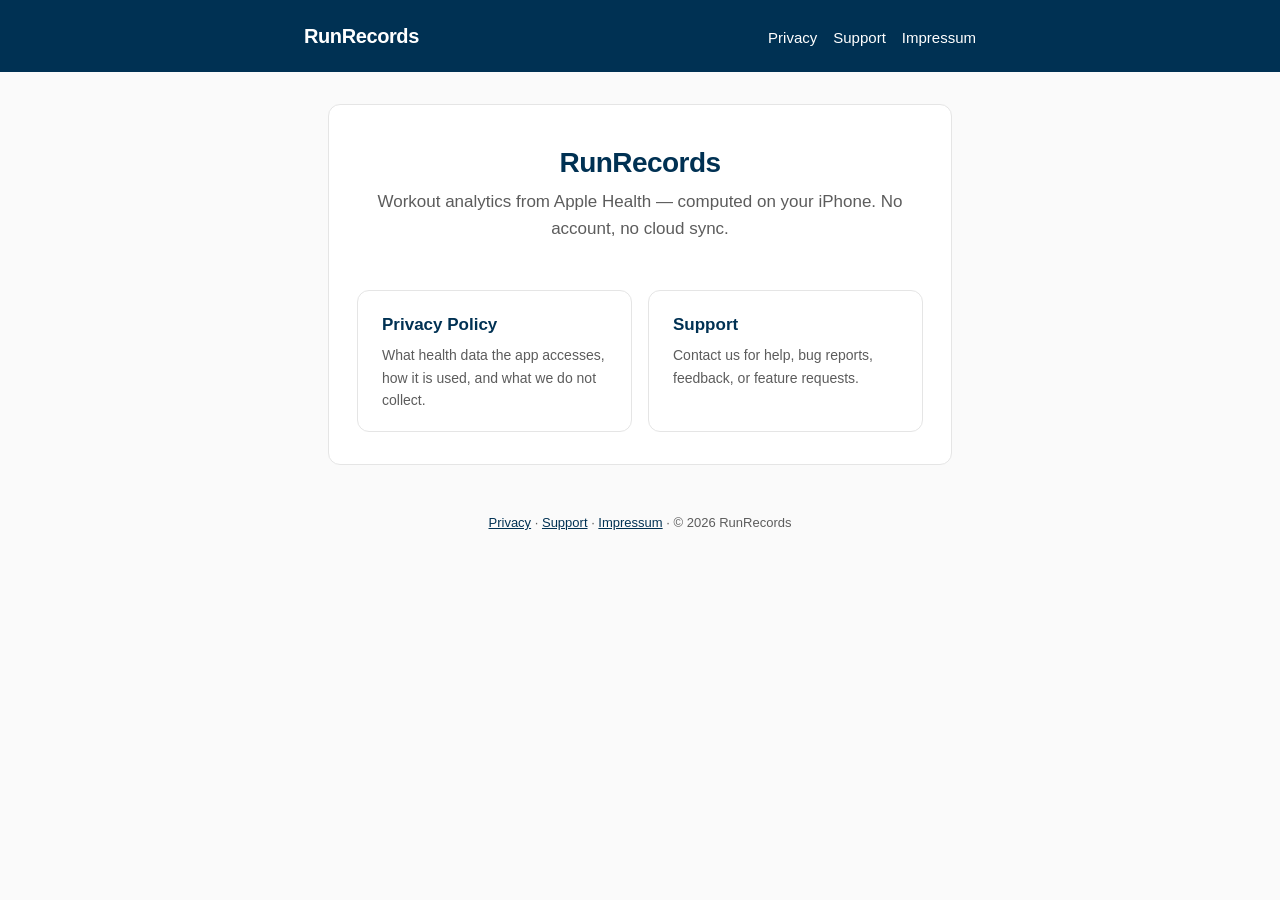
<file: index.html>
<!DOCTYPE html>
<html lang="en">
<head>
  <meta charset="utf-8">
  <meta name="viewport" content="width=device-width, initial-scale=1">
  <title>RunRecords</title>
  <meta name="description" content="RunRecords — on-device workout analytics from Apple Health. Privacy policy and support.">
  <link rel="stylesheet" href="assets/style.css">
</head>
<body>
  <header class="site-header">
    <div class="site-header__inner">
      <a class="site-header__brand" href="./">RunRecords</a>
      <nav class="site-nav" aria-label="Site">
        <a href="privacy/">Privacy</a>
        <a href="support/">Support</a>
        <a href="impressum/">Impressum</a>
      </nav>
    </div>
  </header>

  <main>
    <article>
      <div class="hero">
        <h1>RunRecords</h1>
        <p>Workout analytics from Apple Health — computed on your iPhone. No account, no cloud sync.</p>
      </div>

      <div class="card-grid">
        <a class="card-link" href="privacy/">
          <span class="card-link__title">Privacy Policy</span>
          <p class="card-link__desc">What health data the app accesses, how it is used, and what we do not collect.</p>
        </a>
        <a class="card-link" href="support/">
          <span class="card-link__title">Support</span>
          <p class="card-link__desc">Contact us for help, bug reports, feedback, or feature requests.</p>
        </a>
      </div>
    </article>
  </main>

  <footer class="site-footer">
    <p>
      <a href="privacy/">Privacy</a> &middot;
      <a href="support/">Support</a> &middot;
      <a href="impressum/">Impressum</a>
      &middot; &copy; <span id="year"></span> RunRecords
    </p>
  </footer>

  <script>
    document.getElementById("year").textContent = new Date().getFullYear();
  </script>
</body>
</html>
</file>
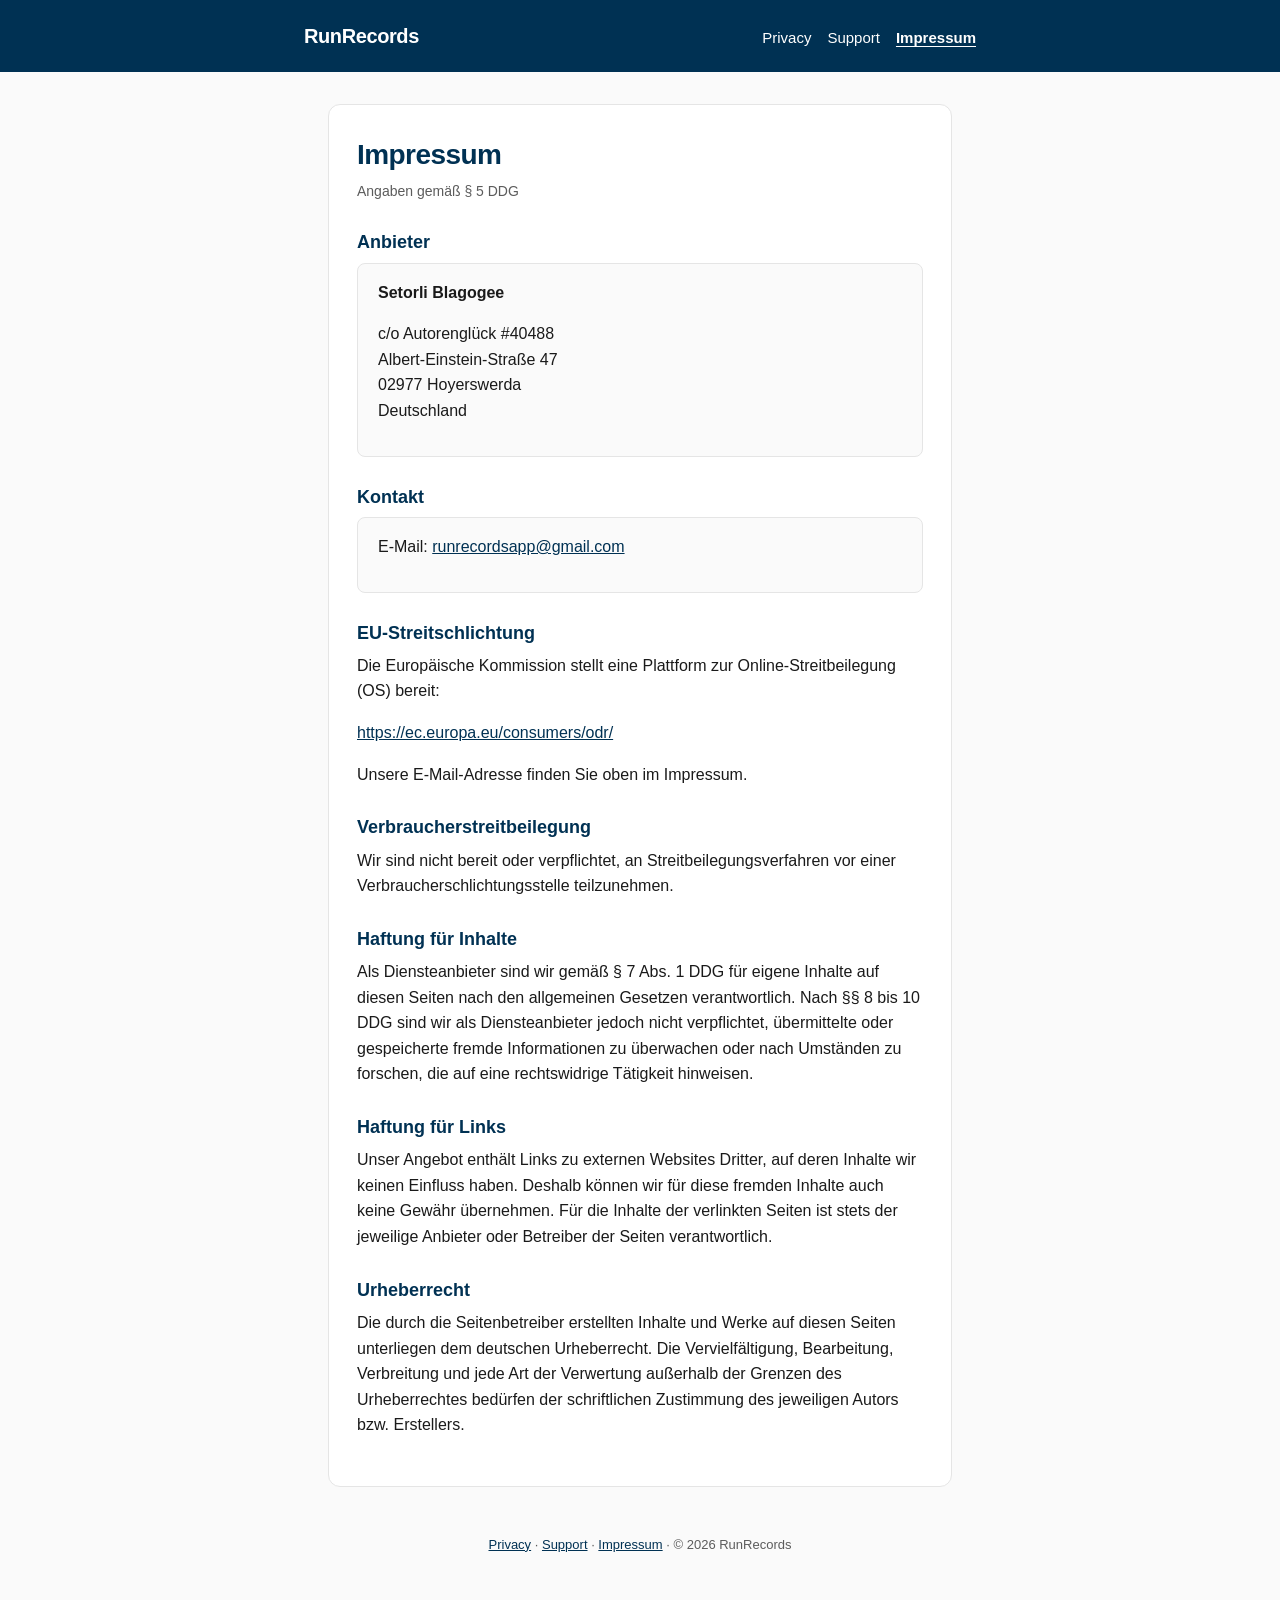
<file: impressum/index.html>
<!DOCTYPE html>
<html lang="de">
<head>
  <meta charset="utf-8">
  <meta name="viewport" content="width=device-width, initial-scale=1">
  <title>Impressum — RunRecords</title>
  <meta name="description" content="Impressum und Anbieterkennzeichnung für RunRecords.">
  <link rel="stylesheet" href="../assets/style.css">
</head>
<body>
  <header class="site-header">
    <div class="site-header__inner">
      <a class="site-header__brand" href="../">RunRecords</a>
      <nav class="site-nav" aria-label="Site">
        <a href="../privacy/">Privacy</a>
        <a href="../support/">Support</a>
        <a href="../impressum/" aria-current="page">Impressum</a>
      </nav>
    </div>
  </header>

  <main>
    <article>
      <h1>Impressum</h1>
      <p class="effective-date">Angaben gemäß § 5 DDG</p>

      <h2>Anbieter</h2>
      <div class="contact-block">
        <p><strong>Setorli Blagogee</strong></p>
        <p>
          c/o Autorenglück #40488<br>
          Albert-Einstein-Straße 47<br>
          02977 Hoyerswerda<br>
          Deutschland
        </p>
      </div>

      <h2>Kontakt</h2>
      <div class="contact-block">
        <p>E-Mail: <a href="mailto:runrecordsapp@gmail.com">runrecordsapp@gmail.com</a></p>
      </div>

      <h2>EU-Streitschlichtung</h2>
      <p>Die Europäische Kommission stellt eine Plattform zur Online-Streitbeilegung (OS) bereit:</p>
      <p><a href="https://ec.europa.eu/consumers/odr/" rel="noopener noreferrer">https://ec.europa.eu/consumers/odr/</a></p>
      <p>Unsere E-Mail-Adresse finden Sie oben im Impressum.</p>

      <h2>Verbraucherstreitbeilegung</h2>
      <p>Wir sind nicht bereit oder verpflichtet, an Streitbeilegungsverfahren vor einer Verbraucherschlichtungsstelle teilzunehmen.</p>

      <h2>Haftung für Inhalte</h2>
      <p>Als Diensteanbieter sind wir gemäß § 7 Abs. 1 DDG für eigene Inhalte auf diesen Seiten nach den allgemeinen Gesetzen verantwortlich. Nach §§ 8 bis 10 DDG sind wir als Diensteanbieter jedoch nicht verpflichtet, übermittelte oder gespeicherte fremde Informationen zu überwachen oder nach Umständen zu forschen, die auf eine rechtswidrige Tätigkeit hinweisen.</p>

      <h2>Haftung für Links</h2>
      <p>Unser Angebot enthält Links zu externen Websites Dritter, auf deren Inhalte wir keinen Einfluss haben. Deshalb können wir für diese fremden Inhalte auch keine Gewähr übernehmen. Für die Inhalte der verlinkten Seiten ist stets der jeweilige Anbieter oder Betreiber der Seiten verantwortlich.</p>

      <h2>Urheberrecht</h2>
      <p>Die durch die Seitenbetreiber erstellten Inhalte und Werke auf diesen Seiten unterliegen dem deutschen Urheberrecht. Die Vervielfältigung, Bearbeitung, Verbreitung und jede Art der Verwertung außerhalb der Grenzen des Urheberrechtes bedürfen der schriftlichen Zustimmung des jeweiligen Autors bzw. Erstellers.</p>
    </article>
  </main>

  <footer class="site-footer">
    <p>
      <a href="../privacy/">Privacy</a> &middot;
      <a href="../support/">Support</a> &middot;
      <a href="../impressum/">Impressum</a>
      &middot; &copy; <span id="year"></span> RunRecords
    </p>
  </footer>

  <script>
    document.getElementById("year").textContent = new Date().getFullYear();
  </script>
</body>
</html>
</file>
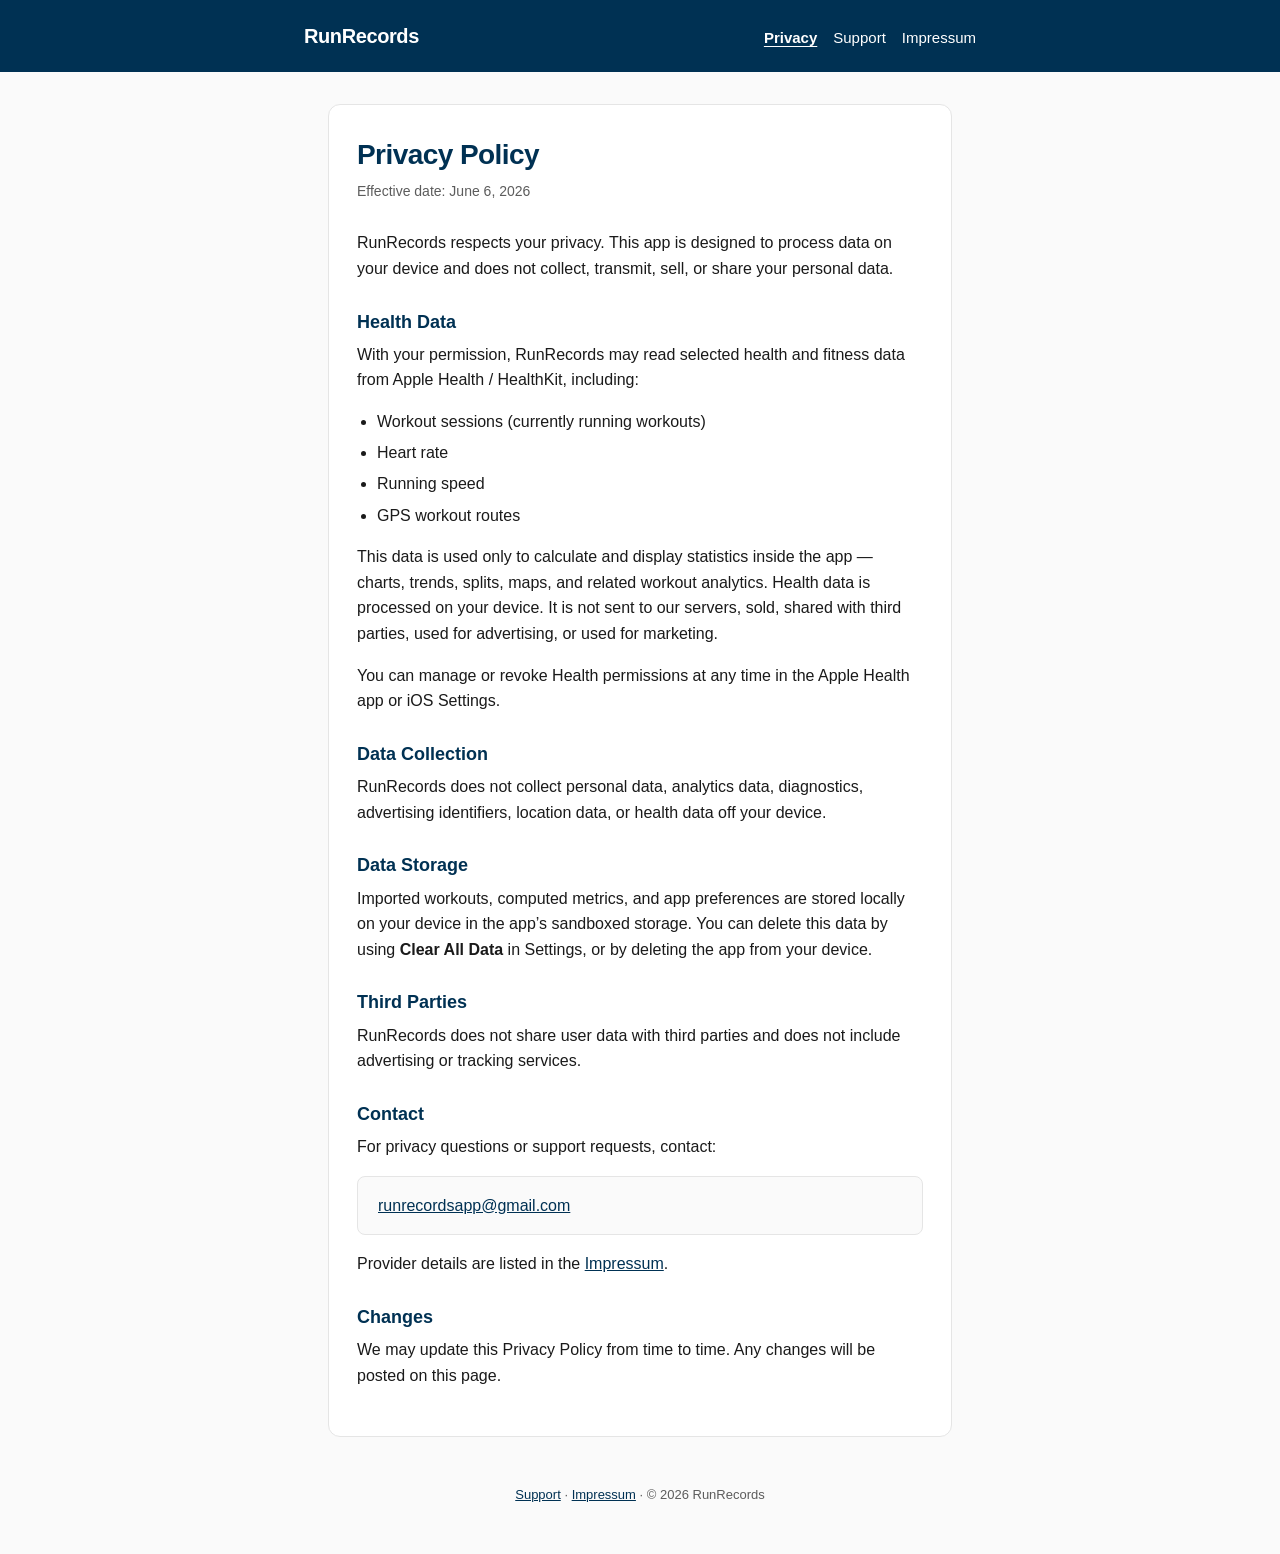
<file: privacy/index.html>
<!DOCTYPE html>
<html lang="en">
<head>
  <meta charset="utf-8">
  <meta name="viewport" content="width=device-width, initial-scale=1">
  <title>Privacy Policy — RunRecords</title>
  <meta name="description" content="RunRecords privacy policy: on-device processing, HealthKit access, and no data collection.">
  <link rel="stylesheet" href="../assets/style.css">
</head>
<body>
  <header class="site-header">
    <div class="site-header__inner">
      <a class="site-header__brand" href="../">RunRecords</a>
      <nav class="site-nav" aria-label="Site">
        <a href="../privacy/" aria-current="page">Privacy</a>
        <a href="../support/">Support</a>
        <a href="../impressum/">Impressum</a>
      </nav>
    </div>
  </header>

  <main>
    <article>
      <h1>Privacy Policy</h1>
      <p class="effective-date">Effective date: June 6, 2026</p>

      <p>RunRecords respects your privacy. This app is designed to process data on your device and does not collect, transmit, sell, or share your personal data.</p>

      <h2>Health Data</h2>
      <p>With your permission, RunRecords may read selected health and fitness data from Apple Health / HealthKit, including:</p>
      <ul>
        <li>Workout sessions (currently running workouts)</li>
        <li>Heart rate</li>
        <li>Running speed</li>
        <li>GPS workout routes</li>
      </ul>
      <p>This data is used only to calculate and display statistics inside the app — charts, trends, splits, maps, and related workout analytics. Health data is processed on your device. It is not sent to our servers, sold, shared with third parties, used for advertising, or used for marketing.</p>
      <p>You can manage or revoke Health permissions at any time in the Apple Health app or iOS Settings.</p>

      <h2>Data Collection</h2>
      <p>RunRecords does not collect personal data, analytics data, diagnostics, advertising identifiers, location data, or health data off your device.</p>

      <h2>Data Storage</h2>
      <p>Imported workouts, computed metrics, and app preferences are stored locally on your device in the app’s sandboxed storage. You can delete this data by using <strong>Clear All Data</strong> in Settings, or by deleting the app from your device.</p>

      <h2>Third Parties</h2>
      <p>RunRecords does not share user data with third parties and does not include advertising or tracking services.</p>

      <h2>Contact</h2>
      <p>For privacy questions or support requests, contact:</p>
      <div class="contact-block">
        <a href="mailto:runrecordsapp@gmail.com">runrecordsapp@gmail.com</a>
      </div>
      <p>Provider details are listed in the <a href="../impressum/">Impressum</a>.</p>

      <h2>Changes</h2>
      <p>We may update this Privacy Policy from time to time. Any changes will be posted on this page.</p>
    </article>
  </main>

  <footer class="site-footer">
    <p>
      <a href="../support/">Support</a> &middot;
      <a href="../impressum/">Impressum</a>
      &middot; &copy; <span id="year"></span> RunRecords
    </p>
  </footer>

  <script>
    document.getElementById("year").textContent = new Date().getFullYear();
  </script>
</body>
</html>
</file>
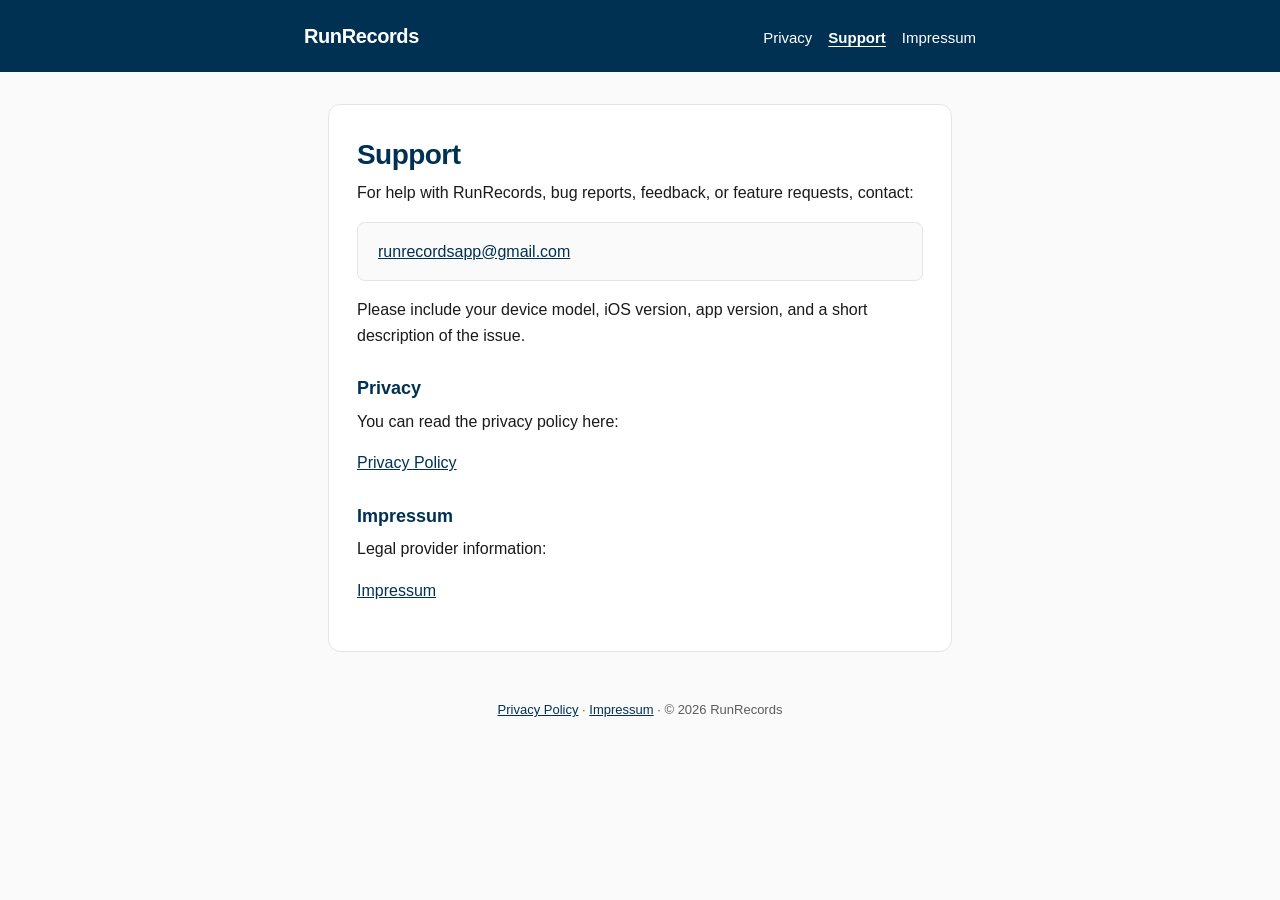
<file: support/index.html>
<!DOCTYPE html>
<html lang="en">
<head>
  <meta charset="utf-8">
  <meta name="viewport" content="width=device-width, initial-scale=1">
  <title>Support — RunRecords</title>
  <meta name="description" content="Contact RunRecords support for help, bug reports, feedback, and feature requests.">
  <link rel="stylesheet" href="../assets/style.css">
</head>
<body>
  <header class="site-header">
    <div class="site-header__inner">
      <a class="site-header__brand" href="../">RunRecords</a>
      <nav class="site-nav" aria-label="Site">
        <a href="../privacy/">Privacy</a>
        <a href="../support/" aria-current="page">Support</a>
        <a href="../impressum/">Impressum</a>
      </nav>
    </div>
  </header>

  <main>
    <article>
      <h1>Support</h1>

      <p>For help with RunRecords, bug reports, feedback, or feature requests, contact:</p>
      <div class="contact-block">
        <a href="mailto:runrecordsapp@gmail.com">runrecordsapp@gmail.com</a>
      </div>

      <p>Please include your device model, iOS version, app version, and a short description of the issue.</p>

      <h2>Privacy</h2>
      <p>You can read the privacy policy here:</p>
      <p><a href="../privacy/">Privacy Policy</a></p>

      <h2>Impressum</h2>
      <p>Legal provider information:</p>
      <p><a href="../impressum/">Impressum</a></p>
    </article>
  </main>

  <footer class="site-footer">
    <p>
      <a href="../privacy/">Privacy Policy</a> &middot;
      <a href="../impressum/">Impressum</a>
      &middot; &copy; <span id="year"></span> RunRecords
    </p>
  </footer>

  <script>
    document.getElementById("year").textContent = new Date().getFullYear();
  </script>
</body>
</html>
</file>
<file: assets/style.css>
:root {
  --primary: #003153;
  --primary-light: #0a4a75;
  --accent: #c8860a;
  --text: #1a1a1a;
  --text-muted: #5c5c5c;
  --bg: #fafafa;
  --surface: #ffffff;
  --border: #e5e5e5;
  --max-width: 42rem;
}

@media (prefers-color-scheme: dark) {
  :root {
    --text: #f0f0f0;
    --text-muted: #a8a8a8;
    --bg: #0f1419;
    --surface: #1a2332;
    --border: #2d3a4d;
    --accent: #e39910;
  }
}

*,
*::before,
*::after {
  box-sizing: border-box;
}

html {
  -webkit-text-size-adjust: 100%;
}

body {
  margin: 0;
  font-family: -apple-system, BlinkMacSystemFont, "Segoe UI", Roboto, Helvetica, Arial, sans-serif;
  font-size: 1rem;
  line-height: 1.6;
  color: var(--text);
  background: var(--bg);
}

a {
  color: var(--primary);
}

@media (prefers-color-scheme: dark) {
  a {
    color: #6eb3e0;
  }
}

a:hover {
  text-decoration-thickness: 2px;
}

.site-header {
  background: var(--primary);
  color: #fff;
  padding: 1.25rem 1.5rem;
}

.site-header a {
  color: #fff;
  text-decoration: none;
}

.site-header a:hover {
  text-decoration: underline;
}

.site-header__inner {
  max-width: var(--max-width);
  margin: 0 auto;
  display: flex;
  flex-wrap: wrap;
  align-items: baseline;
  justify-content: space-between;
  gap: 0.75rem 1.5rem;
}

.site-header__brand {
  font-size: 1.25rem;
  font-weight: 600;
  letter-spacing: -0.02em;
}

.site-nav {
  display: flex;
  flex-wrap: wrap;
  gap: 1rem;
  font-size: 0.9375rem;
}

.site-nav a[aria-current="page"] {
  font-weight: 600;
  text-decoration: underline;
  text-underline-offset: 0.2em;
}

main {
  max-width: var(--max-width);
  margin: 0 auto;
  padding: 2rem 1.5rem 3rem;
}

article {
  background: var(--surface);
  border: 1px solid var(--border);
  border-radius: 12px;
  padding: 2rem 1.75rem;
}

h1 {
  margin: 0 0 0.5rem;
  font-size: 1.75rem;
  line-height: 1.25;
  letter-spacing: -0.02em;
  color: var(--primary);
}

@media (prefers-color-scheme: dark) {
  h1 {
    color: #fff;
  }
}

.effective-date {
  margin: 0 0 1.75rem;
  font-size: 0.875rem;
  color: var(--text-muted);
}

h2 {
  margin: 1.75rem 0 0.5rem;
  font-size: 1.125rem;
  line-height: 1.35;
  color: var(--primary);
}

@media (prefers-color-scheme: dark) {
  h2 {
    color: #d4e4f0;
  }
}

p,
ul {
  margin: 0 0 1rem;
}

ul {
  padding-left: 1.25rem;
}

li {
  margin-bottom: 0.35rem;
}

.contact-block {
  margin: 0.5rem 0 1rem;
  padding: 1rem 1.25rem;
  background: var(--bg);
  border-radius: 8px;
  border: 1px solid var(--border);
}

.contact-block a {
  font-weight: 500;
}

.site-footer {
  max-width: var(--max-width);
  margin: 0 auto;
  padding: 0 1.5rem 2rem;
  font-size: 0.8125rem;
  color: var(--text-muted);
  text-align: center;
}

.hero {
  text-align: center;
  padding: 0.5rem 0 0.5rem;
}

.hero p {
  font-size: 1.0625rem;
  color: var(--text-muted);
}

.card-grid {
  display: grid;
  gap: 1rem;
  margin-top: 1.5rem;
}

@media (min-width: 480px) {
  .card-grid {
    grid-template-columns: 1fr 1fr;
  }
}

.card-link {
  display: block;
  padding: 1.25rem 1.5rem;
  background: var(--surface);
  border: 1px solid var(--border);
  border-radius: 12px;
  text-decoration: none;
  color: inherit;
  transition: border-color 0.15s ease, box-shadow 0.15s ease;
}

.card-link:hover {
  border-color: var(--accent);
  box-shadow: 0 2px 8px rgba(0, 49, 83, 0.08);
}

.card-link__title {
  display: block;
  font-weight: 600;
  font-size: 1.0625rem;
  color: var(--primary);
  margin-bottom: 0.35rem;
}

@media (prefers-color-scheme: dark) {
  .card-link__title {
    color: #fff;
  }
}

.card-link__desc {
  font-size: 0.875rem;
  color: var(--text-muted);
  margin: 0;
}
</file>
